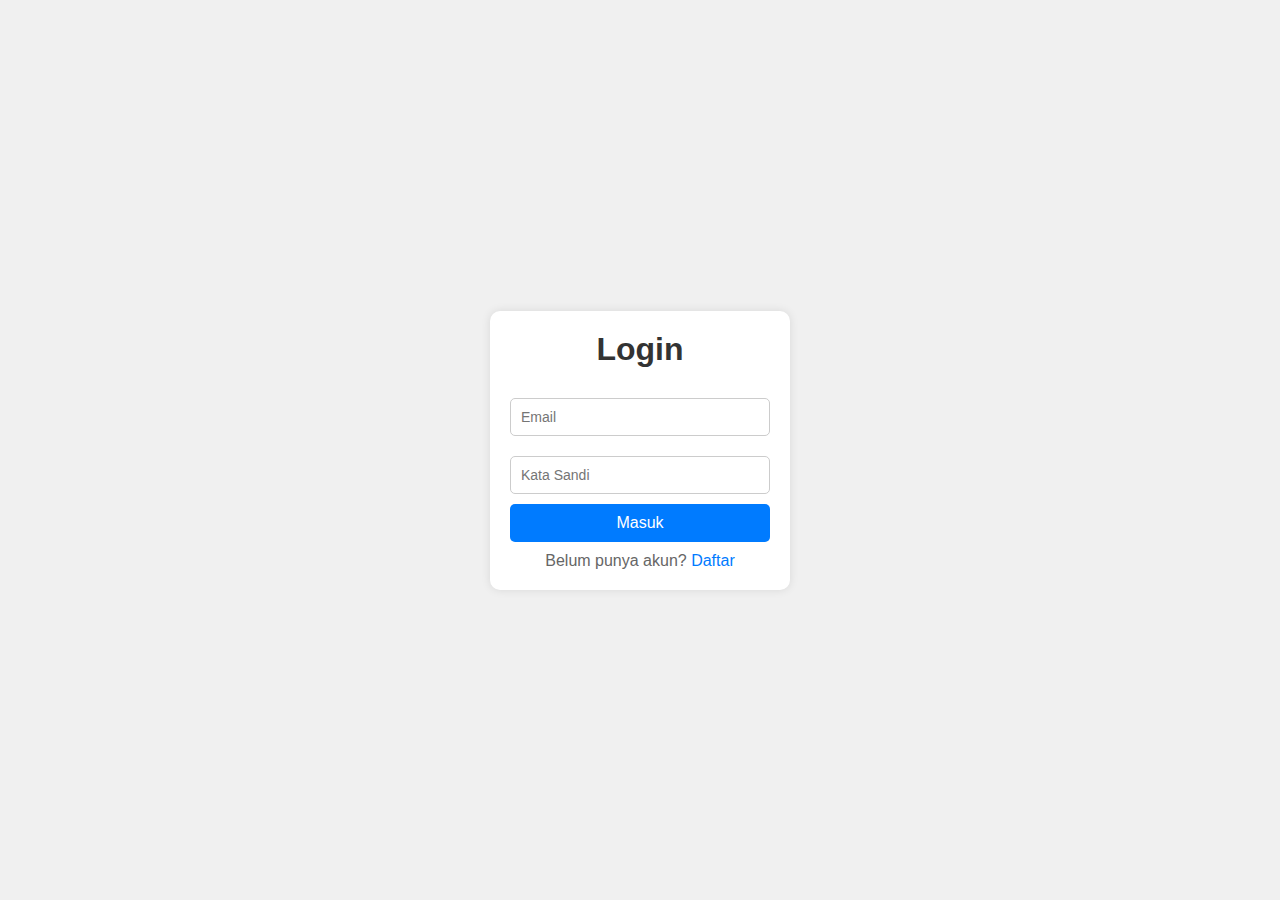
<file: booking-lapangan/index.html>
<!DOCTYPE html>
<html lang="id">
<head>
    <meta charset="UTF-8">
    <meta name="viewport" content="width=device-width, initial-scale=1.0">
    <title>Login dan Registrasi</title>
    <link rel="stylesheet" href="css/loginregist.css">
</head>
<body>
    <div class="container">
        <div class="form-container login-container">
            <form action="#">
                <h1>Login</h1>
                <input type="email" placeholder="Email" required />
                <input type="password" placeholder="Kata Sandi" required />
                <button type="submit">Masuk</button>
                <span>Belum punya akun? <a href="regist.html" onclick="toggleForm()">Daftar</a></span>
            </form>
        </div>
    </div>

    <script>
        function toggleForm() {
            const loginContainer = document.querySelector('.login-container');
            const registerContainer = document.querySelector('.register-container');
            loginContainer.classList.toggle('active');
            registerContainer.classList.toggle('active');
        }
    </script>
</body>
</html>
</file>
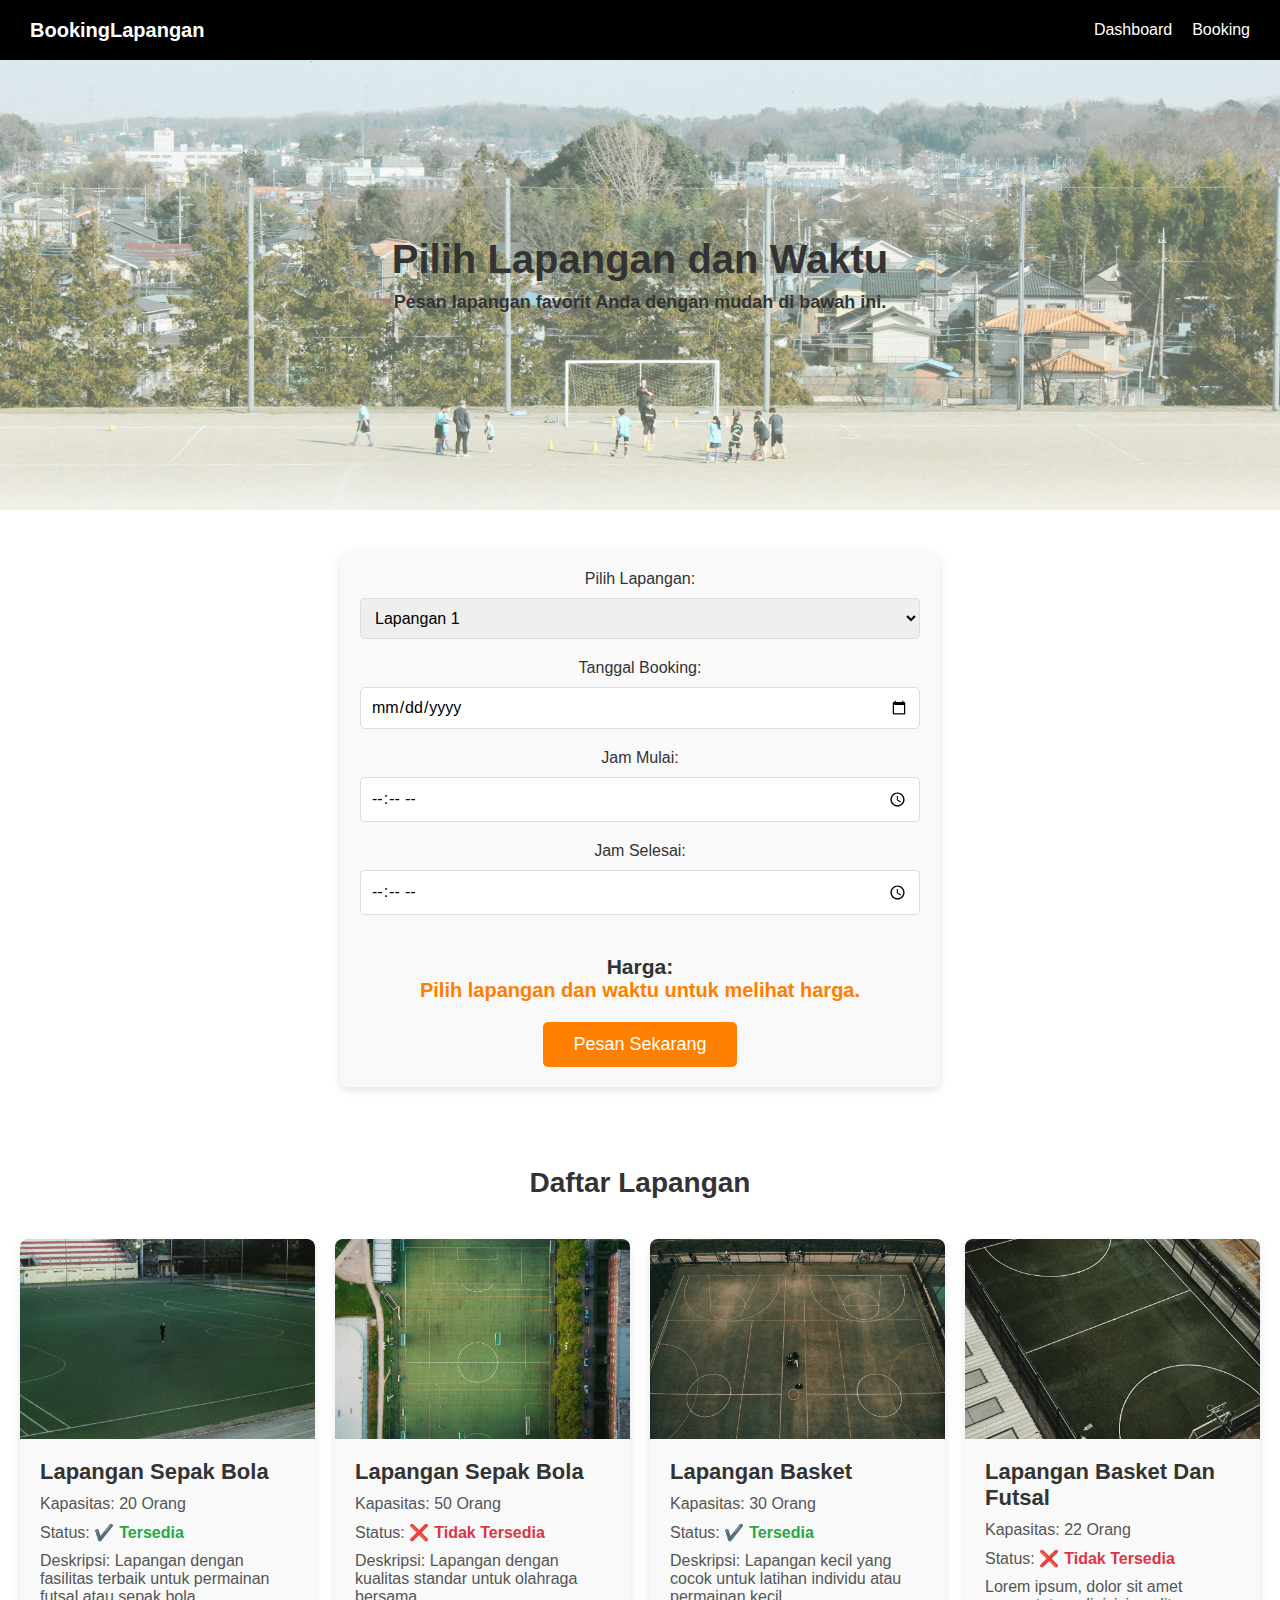
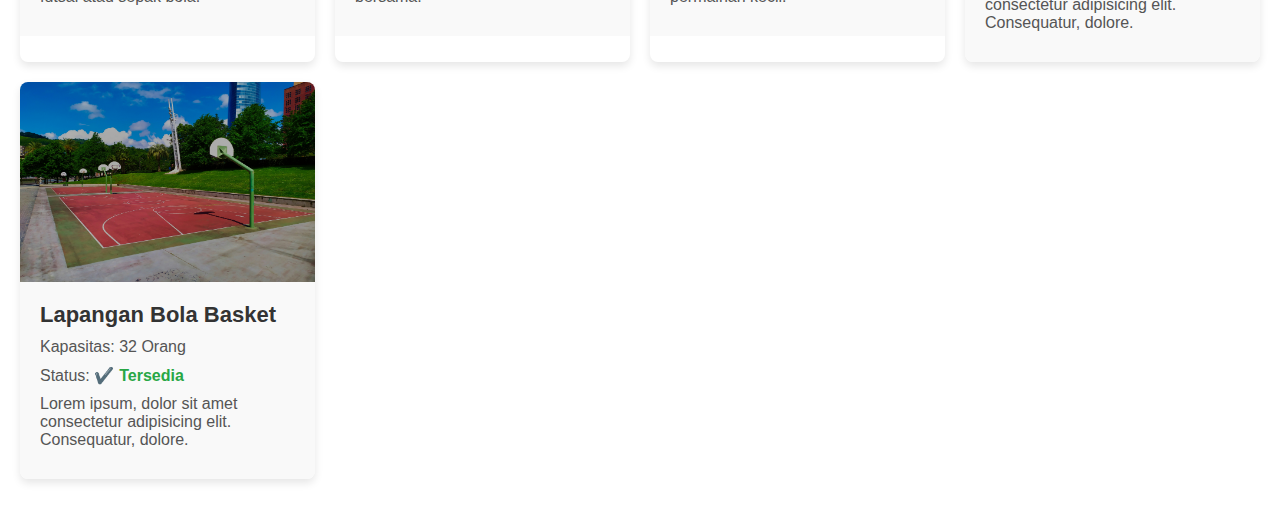
<file: booking-lapangan/booking.html>
<!DOCTYPE html>
<html lang="id">
<head>
  <meta charset="UTF-8">
  <meta name="viewport" content="width=device-width, initial-scale=1.0">
  <title>Booking | Booking Lapangan</title>
  <link rel="stylesheet" href="css/booking.css">
  <link rel="shortcut icon" href="icon/favicon.ico" type="image/x-icon">
</head>
<body>
  <div class="container">
    <!-- Navbar -->
    <nav class="navbar">
      <div class="logo">BookingLapangan</div>
      <ul>
        <li><a href="dashboard.html">Dashboard</a></li>
        <li><a href="#">Booking</a></li>
      </ul>
    </nav>

    <!-- Hero Section Booking -->
    <section class="booking-hero">
      <div class="main">
        <h1>Pilih Lapangan dan Waktu</h1>
        <p>Pesan lapangan favorit Anda dengan mudah di bawah ini.</p>
      </div>
    </section>
    <!-- Booking Form -->
    <section class="booking-form">
        <div class="form-container">
            <form action="#" method="POST">
                <label for="lapangan">Pilih Lapangan:</label>
                <select id="lapangan" name="lapangan">
                <option value="lapangan1">Lapangan 1</option>
                <option value="lapangan2">Lapangan 2</option>
                <option value="lapangan3">Lapangan 3</option>
                <option value="lapangan4">Lapangan 4</option>
                </select>
        
                <label for="tanggal">Tanggal Booking:</label>
                <input type="date" id="tanggal" name="tanggal" required>
        
                <label for="waktu-mulai">Jam Mulai:</label>
                <input type="time" id="waktu-mulai" name="waktu-mulai" required>
        
                <label for="waktu-selesai">Jam Selesai:</label>
                <input type="time" id="waktu-selesai" name="waktu-selesai" required>

                <div class="harga">
                    <h3>Harga:</h3>
                    <p id="harga">Pilih lapangan dan waktu untuk melihat harga.</p>
                </div>            
        
                <button type="submit" class="btn-booking">Pesan Sekarang</button>
            </form>
        </div>
    </section>

    <!-- Halaman Lapangan -->
    <section class="lapangan-section">
        <h2>Daftar Lapangan</h2>
        <div class="lapangan-list">
            <div class="lapangan-card">
                <img src="img/lapanganbola1.jpg" alt="Lapangan 1">
                <div class="lapangan-info">
                    <h3>Lapangan Sepak Bola</h3>
                    <p>Kapasitas: 20 Orang</p>
                    <p>Status: <span class="available">Tersedia</span></p>
                    <p>Deskripsi: Lapangan dengan fasilitas terbaik untuk permainan futsal atau sepak bola.</p>
                </div>
            </div>

            <div class="lapangan-card">
                <img src="img/lapanganbola3.jpg" alt="Lapangan 2">
                <div class="lapangan-info">
                    <h3>Lapangan Sepak Bola</h3>
                    <p>Kapasitas: 50 Orang</p>
                    <p>Status: <span class="not-available">Tidak Tersedia</span></p>
                    <p>Deskripsi: Lapangan dengan kualitas standar untuk olahraga bersama.</p>
                </div>
            </div>

            <div class="lapangan-card">
                <img src="img/lapanganbasket.jpg" alt="Lapangan 3">
                <div class="lapangan-info">
                    <h3>Lapangan Basket</h3>
                    <p>Kapasitas: 30 Orang</p>
                    <p>Status: <span class="available">Tersedia</span></p>
                    <p>Deskripsi: Lapangan kecil yang cocok untuk latihan individu atau permainan kecil.</p>
                </div>
            </div>

            <div class="lapangan-card">
                <img src="img/lapangan-futsal.jpg" alt="Lapangan 4">
                <div class="lapangan-info">
                    <h3>Lapangan Basket Dan Futsal</h3>
                    <p>Kapasitas: 22 Orang</p>
                    <p>Status: <span class="not-available">Tidak Tersedia</span></p>
                    <p>Lorem ipsum, dolor sit amet consectetur adipisicing elit. Consequatur, dolore.</p>
                </div>
            </div>

            <div class="lapangan-card">
                <img src="img/lapangan-basket2.jpg" alt="Lapangan 5">
                <div class="lapangan-info">
                    <h3>Lapangan Bola Basket</h3>
                    <p>Kapasitas: 32 Orang</p>
                    <p>Status: <span class="available">Tersedia</span></p>
                    <p>Lorem ipsum, dolor sit amet consectetur adipisicing elit. Consequatur, dolore.</p>
                </div>
            </div>
        </div>
    </section>
  </div>
</body>
</html>
</file>
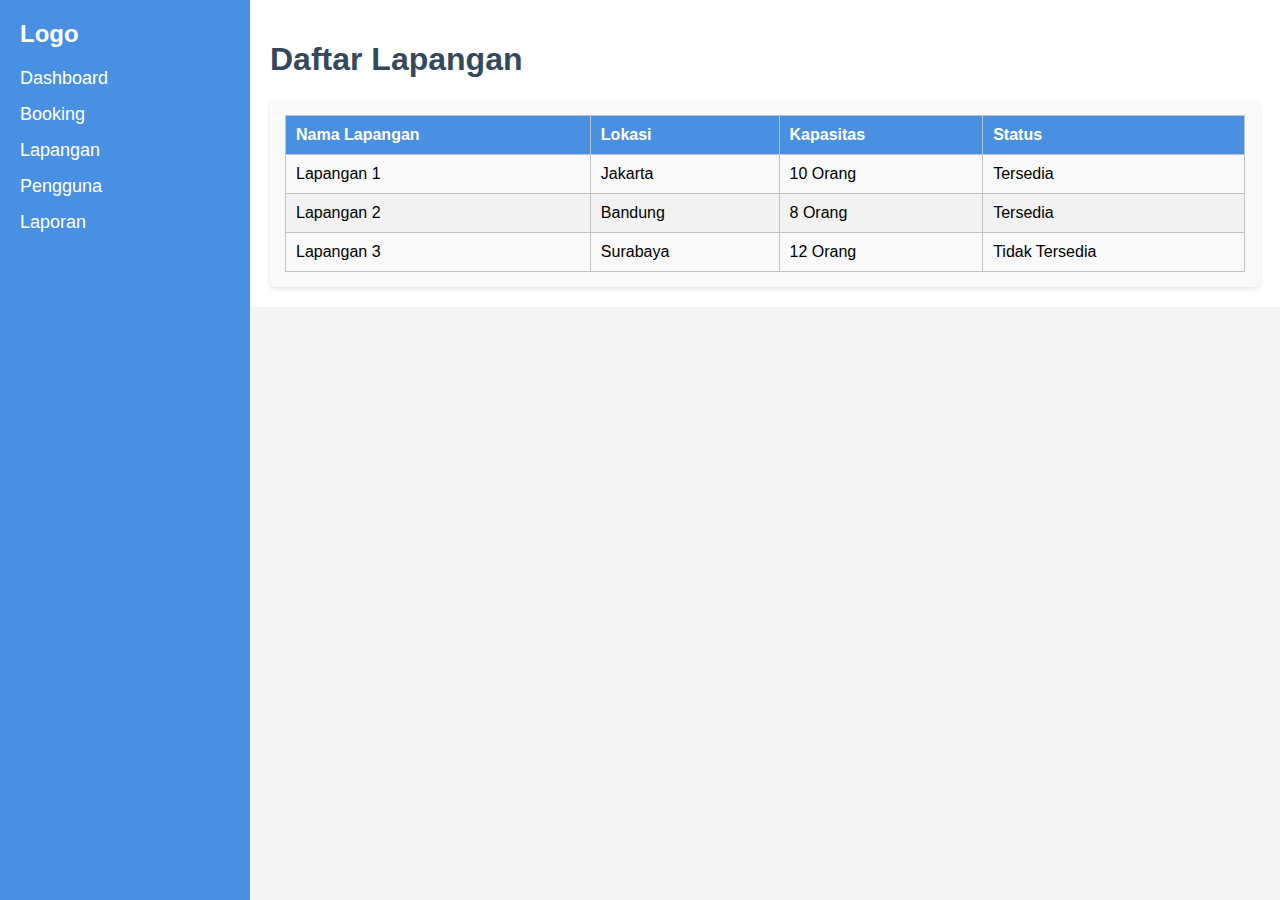
<file: booking-lapangan/lapangan.html>
<!DOCTYPE html>
<html lang="id">
<head>
    <meta charset="UTF-8">
    <meta name="viewport" content="width=device-width, initial-scale=1.0">
    <link rel="stylesheet" href="css/lapangan.css">
    <title>Daftar Lapangan</title>
</head>
<body>
    <div class="container">
        <nav class="sidebar">
            <div class="logo">Logo</div>
            <ul>
                <li><a href="dashboard.html">Dashboard</a></li>
                <li><a href="booking.html">Booking</a></li>
                <li><a href="lapangan.html">Lapangan</a></li>
                <li><a href="users.html">Pengguna</a></li>
                <li><a href="laporan.html">Laporan</a></li>
            </ul>
        </nav>

        <main>
            <header>
                <h1>Daftar Lapangan</h1>
            </header>

            <section class="fields-list">
                <table>
                    <thead>
                        <tr>
                            <th>Nama Lapangan</th>
                            <th>Lokasi</th>
                            <th>Kapasitas</th>
                            <th>Status</th>
                        </tr>
                    </thead>
                    <tbody>
                        <tr>
                            <td>Lapangan 1</td>
                            <td>Jakarta</td>
                            <td>10 Orang</td>
                            <td>Tersedia</td>
                        </tr>
                        <tr>
                            <td>Lapangan 2</td>
                            <td>Bandung</td>
                            <td>8 Orang</td>
                            <td>Tersedia</td>
                        </tr>
                        <tr>
                            <td>Lapangan 3</td>
                            <td>Surabaya</td>
                            <td>12 Orang</td>
                            <td>Tidak Tersedia</td>
                        </tr>
                    </tbody>
                </table>
            </section>
        </main>
    </div>
</body>
</html>
</file>
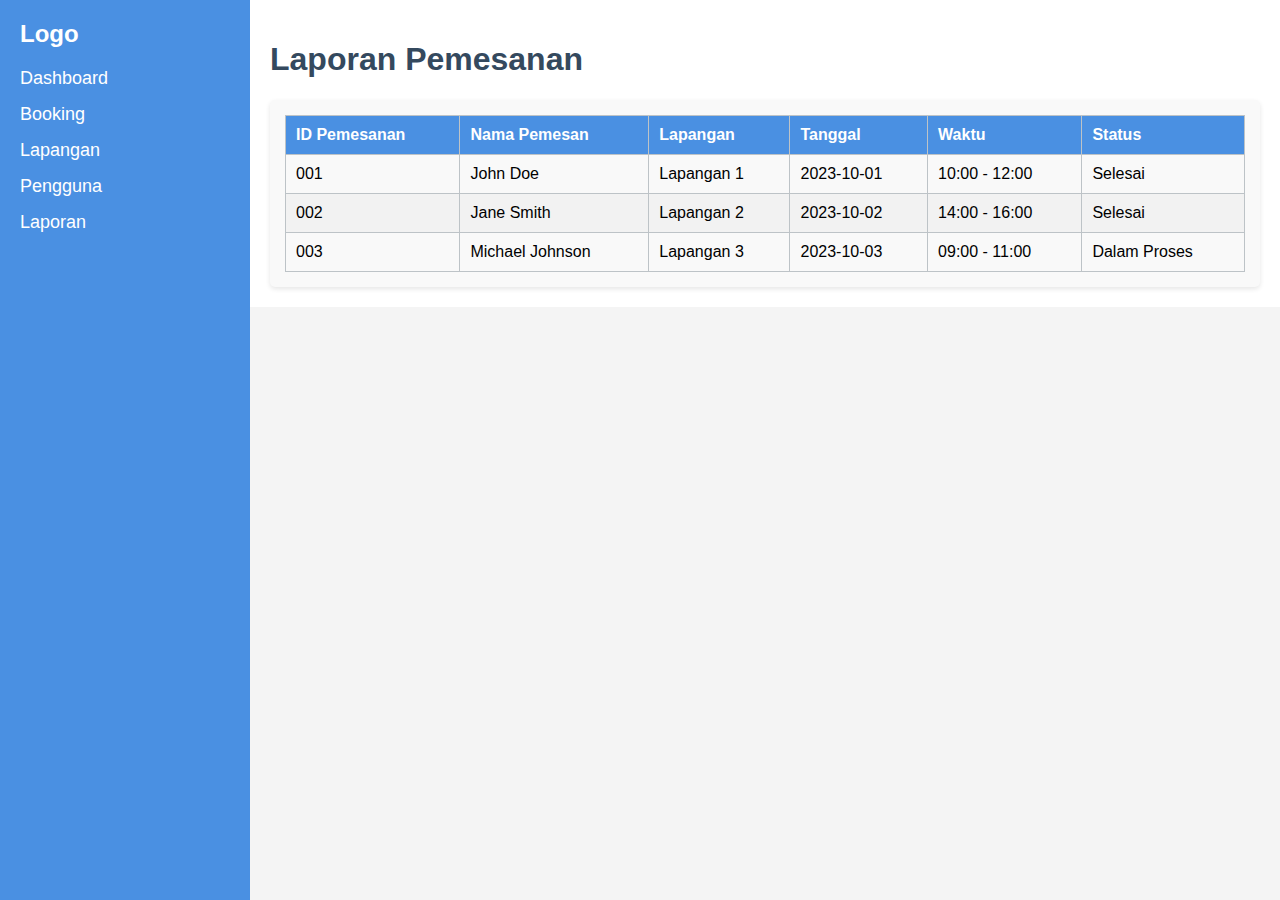
<file: booking-lapangan/laporan.html>
<!DOCTYPE html>
<html lang="id">
<head>
    <meta charset="UTF-8">
    <meta name="viewport" content="width=device-width, initial-scale=1.0">
    <link rel="stylesheet" href="css/laporan.css">
    <title>Laporan Pemesanan</title>
</head>
<body>
    <div class="container">
        <nav class="sidebar">
            <div class="logo">Logo</div>
            <ul>
                <li><a href="dashboard.html">Dashboard</a></li>
                <li><a href="booking.html">Booking</a></li>
                <li><a href="lapangan.html">Lapangan</a></li>
                <li><a href="users.html">Pengguna</a></li>
                <li><a href="laporan.html">Laporan</a></li>
            </ul>
        </nav>

        <main>
            <header>
                <h1>Laporan Pemesanan</h1>
            </header>

            <section class="reports-list">
                <table>
                    <thead>
                        <tr>
                            <th>ID Pemesanan</th>
                            <th>Nama Pemesan</th>
                            <th>Lapangan</th>
                            <th>Tanggal</th>
                            <th>Waktu</th>
                            <th>Status</th>
                        </tr>
                    </thead>
                    <tbody>
                        <tr>
                            <td>001</td>
                            <td>John Doe</td>
                            <td>Lapangan 1</td>
                            <td>2023-10-01</td>
                            <td>10:00 - 12:00</td>
                            <td>Selesai</td>
                        </tr>
                        <tr>
                            <td>002</td>
                            <td>Jane Smith</td>
                            <td>Lapangan 2</td>
                            <td>2023-10-02</td>
                            <td>14:00 - 16:00</td>
                            <td>Selesai</td>
                        </tr>
                        <tr>
                            <td>003</td>
                            <td>Michael Johnson</td>
                            <td>Lapangan 3</td>
                            <td>2023-10-03</td>
                            <td>09:00 - 11:00</td>
                            <td>Dalam Proses</td>
                        </tr>
                    </tbody>
                </table>
            </section>
        </main>
    </div>
</body>
</html>
</file>
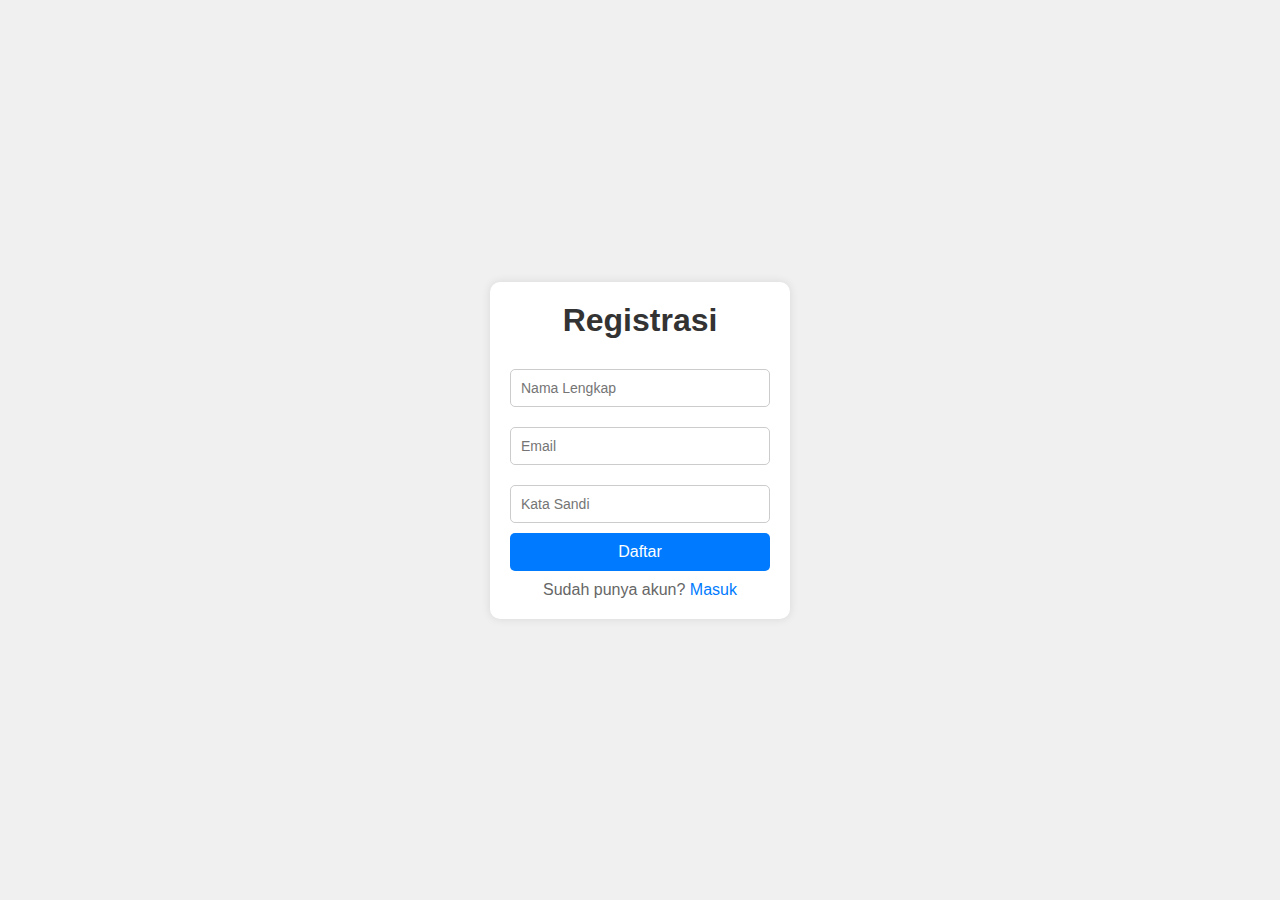
<file: booking-lapangan/regist.html>
<!DOCTYPE html>
<html lang="id">
<head>
    <meta charset="UTF-8">
    <meta name="viewport" content="width=device-width, initial-scale=1.0">
    <title>Registrasi</title>
    <link rel="stylesheet" href="css/loginregist.css">
</head>
<body>
    <div class="container">
        <form action="#">
            <h1>Registrasi</h1>
            <input type="text" placeholder="Nama Lengkap" required />
            <input type="email" placeholder="Email" required />
            <input type="password" placeholder="Kata Sandi" required />
            <button type="submit">Daftar</button>
            <span>Sudah punya akun? <a href="index.html">Masuk</a></span>
        </form>
    </div>
</body>
</html>
</file>
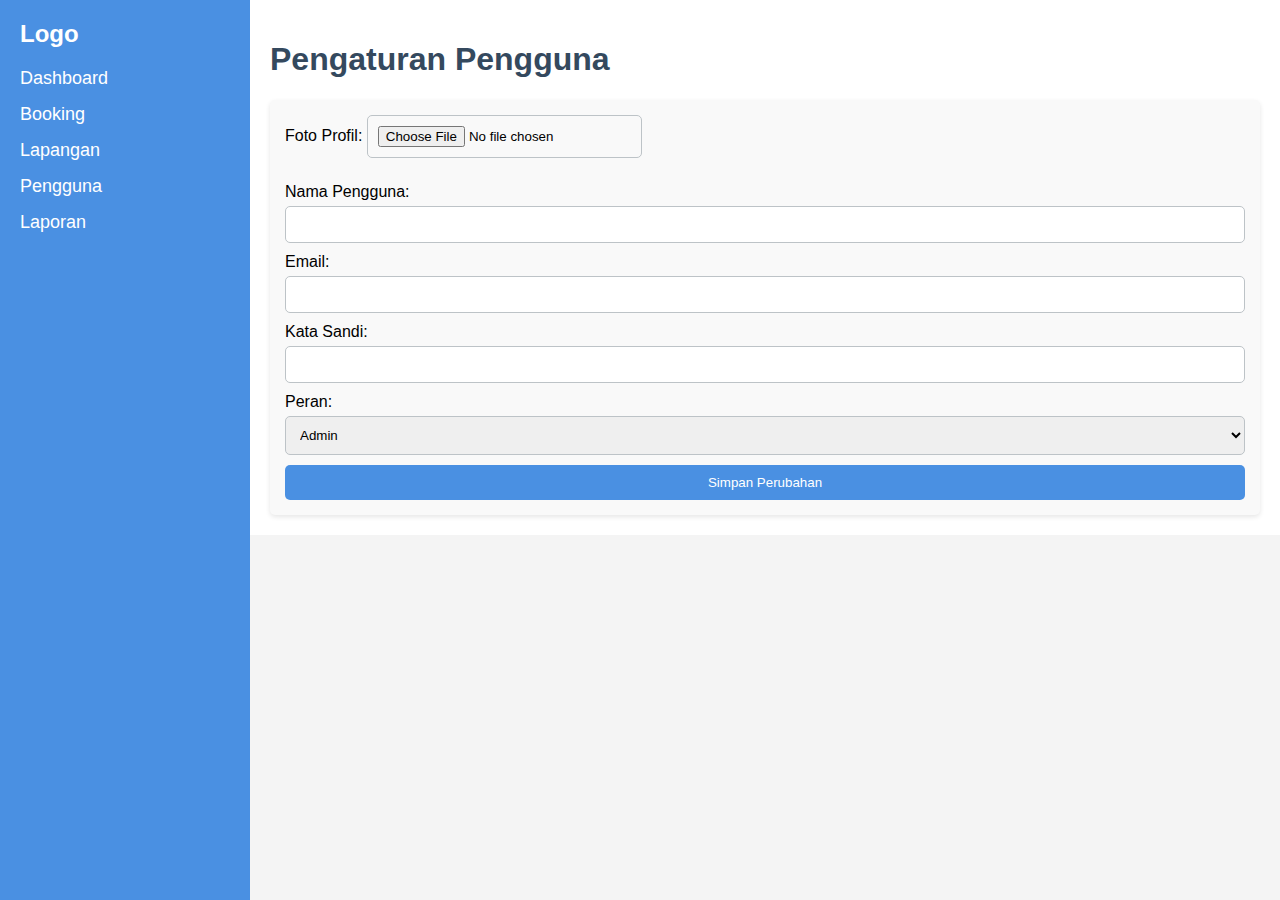
<file: booking-lapangan/users.html>
<!DOCTYPE html>
<html lang="id">
<head>
    <meta charset="UTF-8">
    <meta name="viewport" content="width=device-width, initial-scale=1.0">
    <link rel="stylesheet" href="css/users.css">
    <title>Pengaturan Pengguna</title>
</head>
<body>
    <div class="container">
        <nav class="sidebar">
            <div class="logo">Logo</div>
            <ul>
                <li><a href="dashboard.html">Dashboard</a></li>
                <li><a href="booking.html">Booking</a></li>
                <li><a href="lapangan.html">Lapangan</a></li>
                <li><a href="users.html">Pengguna</a></li>
                <li><a href="laporan.html">Laporan</a></li>
            </ul>
        </nav>

        <main>
            <header>
                <h1>Pengaturan Pengguna</h1>
            </header>

            <section class="user-settings">
                <form>
                    <div class="profile-picture">
                        <label for="profile-pic">Foto Profil:</label>
                        <input type="file" id="profile-pic" name="profile-pic" accept="image/*">
                    </div>

                    <label for="username">Nama Pengguna:</label>
                    <input type="text" id="username" name="username" required>

                    <label for="email">Email:</label>
                    <input type="email" id="email" name="email" required>

                    <label for="password">Kata Sandi:</label>
                    <input type="password" id="password" name="password" required>

                    <label for="role">Peran:</label>
                    <select id="role" name="role">
                        <option value="admin">Admin</option>
                        <option value="user">Pengguna</option>
                    </select>

                    <button type="submit">Simpan Perubahan</button>
                </form>
            </section>
        </main>
    </div>
</body>
</html>
</file>
<file: booking-lapangan/css/loginregist.css>
* {
    box-sizing: border-box;
    margin: 0;
    padding: 0;
}

body {
    font-family: Arial, sans-serif;
    background-color: #f0f0f0;
    display: flex;
    justify-content: center;
    align-items: center;
    height: 100vh;
}

.container {
    width: 300px;
    background-color: white;
    border-radius: 10px;
    box-shadow: 0 0 10px rgba(0, 0, 0, 0.1);
    padding: 20px;
}

form {
    display: flex;
    flex-direction: column;
}

form h1 {
    margin-bottom: 20px;
    text-align: center;
    color: #333;
}

form input {
    width: 100%;
    padding: 10px;
    margin: 10px 0;
    border: 1px solid #ccc;
    border-radius: 5px;
    font-size: 14px;
}

form input:focus {
    border-color: #007bff;
    outline: none;
}

form button {
    width: 100%;
    padding: 10px;
    background-color: #007bff;
    color: white;
    border: none;
    border-radius: 5px;
    cursor: pointer;
    font-size: 16px;
}

form button:hover {
    background-color: #0056b3;
}

form span {
    display: block;
    text-align: center;
    margin-top: 10px;
    color: #666;
}

form span a {
    color: #007bff;
    text-decoration: none;
}

form span a:hover {
    text-decoration: underline;
}
</file>
<file: booking-lapangan/css/booking.css>
*, html, body {
    padding: 0;
    margin: 0;
    box-sizing: border-box;
    font-family: 'Poppins', sans-serif;
}

body {
    min-height: 100vh;
    display: flex;
    flex-direction: column;
    background-color: #ffffff;
}

.container {
    display: flex;
    flex-direction: column;
    min-height: 100vh;
}

.navbar {
    width: 100%;
    background-color: #000000;
    height: 60px;
    display: flex;
    justify-content: space-between;
    align-items: center;
    padding: 0 30px;
    position: sticky;
    top: 0;
    z-index: 1000;
}

.logo {
    font-size: 20px;
    font-weight: bold;
    color: #ffffff;
}

.navbar ul {
    list-style: none;
    display: flex;
    gap: 20px;
}

.navbar ul li a {
    color: #ffffff;
    text-decoration: none;
    font-weight: 500;
    transition: color 0.3s;
}

.btn-keranjang {
    background-color: #007bff00;
    color: white;
    border: none;
    font-size: 18px;
    transition: background-color 0.3s ease;
  }
  
.btn-keranjang:hover {
    color: #ff6600;
}

.navbar ul li a:hover {
    color: #ff6600;
}

.booking-hero {
    width: 100%;
    height: 50vh;
    background-image: url('../img/backgroundbooking.jpg');
    background-size: cover;
    background-position: center;
    background-repeat: no-repeat;
    position: relative;
    display: flex;
    justify-content: center;
    align-items: center;
    font-weight: bolder;
    color: #000000;
    text-align: center;
}

.booking-hero::after {
    content: '';
    position: absolute;
    top: 0;
    left: 0;
    height: 100%;
    width: 100%;
    background: linear-gradient(0deg, rgba(255, 255, 255, 0.6) 1%, rgba(255, 255, 255, 0.2) 10%);
    z-index: 1;
}

.booking-hero .main h1 {
    font-size: 40px;
    margin-bottom: 10px;
}

.booking-hero .main p {
    font-size: 18px;
    margin-bottom: 20px;
}
.booking-form {
    background-color: #ffffff;
    padding: 40px 20px;
    text-align: center;
}
  
.form-container {
    max-width: 600px;
    margin: 0 auto;
    background-color: #f9f9f9;
    padding: 20px;
    border-radius: 8px;
    box-shadow: 0 4px 8px rgba(0, 0, 0, 0.1);
}
  
label {
    font-size: 16px;
    margin-bottom: 10px;
    display: block;
    color: #333333;
}
  
input[type="date"],
input[type="time"],
select {
    width: 100%;
    padding: 10px;
    margin-bottom: 20px;
    border: 1px solid #ddd;
    border-radius: 5px;
    font-size: 16px;
}
  
button[type="submit"] {
    padding: 12px 30px;
    background-color: #ff7f00;
    color: #ffffff;
    border: none;
    border-radius: 5px;
    font-size: 18px;
    cursor: pointer;
    margin-top: 20px;
    transition: background-color 0.3s;
}
  
button[type="submit"]:hover {
    background-color: #ff6600;
}
  
.harga {
    margin-top: 20px;
    font-size: 18px;
    font-weight: bold;
    color: #333333;
}
  
.harga p {
    font-size: 20px;
    color: #ff7f00;
}

.lapangan-section {
    padding: 40px 20px;
    text-align: center;
    background-color: #ffffff;
}

.lapangan-section h2 {
    font-size: 28px;
    margin-bottom: 20px;
    color: #333333;
}

.lapangan-list {
    display: grid;
    grid-template-columns: repeat(auto-fill, minmax(280px, 1fr));
    gap: 20px;
    margin-top: 40px;
}

.lapangan-card {
    background-color: #ffffff;
    box-shadow: 0 4px 8px rgba(0, 0, 0, 0.1);
    border-radius: 8px;
    overflow: hidden;
    transition: transform 0.3s ease;
    display: flex;
    flex-direction: column;
}

.lapangan-card:hover {
    transform: translateY(-10px);
}

.lapangan-card img {
    width: 100%;
    height: 200px;
    object-fit: cover;
}

.lapangan-info {
    padding: 20px;
    text-align: left;
    background-color: #f9f9f9;
}

.lapangan-info h3 {
    font-size: 22px;
    margin-bottom: 10px;
    color: #333333;
}

.lapangan-info p {
    font-size: 16px;
    margin-bottom: 10px;
    color: #555555;
}

.lapangan-info .available {
    color: #28a745;
    font-weight: bold;
}

.lapangan-info .not-available {
    color: #dc3545;
    font-weight: bold;
}

.lapangan-info .available::before {
    content: "✔️";
    margin-right: 5px;
}

.lapangan-info .not-available::before {
    content: "❌";
    margin-right: 5px;
}

@media (max-width: 768px) {
    .lapangan-section h2 {
        font-size: 24px;
    }

    .lapangan-list {
        grid-template-columns: 1fr;
    }

    .lapangan-card img {
        height: 180px;
    }
    
    .navbar {
        flex-wrap: wrap; /* Boleh wrap, tapi tetap arah baris */
    }
    
    .navbar ul {
        flex-direction: row; /* Tetap horizontal */
        flex-wrap: wrap;
        gap: 10px;
    }
    
    .booking-hero {
        height: 40vh;
    }
    .lapangan-gallery .gallery {
        flex-direction: column;
    }
    .lapangan-gallery .image {
        width: 100%;
        height: auto;
        margin-bottom: 20px;
    }
    .booking-form .form-container {
        width: 90%;
    }
}

/* bagian keranjang */
.modal {
    display: none;
    position: fixed;
    z-index: 999;
    padding-top: 100px;
    left: 0; top: 0;
    width: 100%; height: 100%;
    overflow: auto;
    background-color: rgba(0,0,0,0.4);
}
  
.modal-content {
    width: 80%;
    max-width: 1000px; 
    margin: 0 auto;
    padding: 20px;
    background-color: #fff;
    border-radius: 10px;
}

.h2-keranjang{
    text-align: center;
}

.close-btn {
    color: #aaa;
    float: right;
    font-size: 24px;
    cursor: pointer;
}
  
.close-btn:hover {
    color: #000;
}
  
.booking-table-container {
    max-height: 300px;
    overflow-y: auto;   
}

.booking-table {
    width: 100%;
    border-collapse: collapse;
    margin-top: 15px;
}

.booking-table th, .booking-table td {
    border: 1px solid #ddd;
    padding: 10px;
    text-align: center;
}

.booking-table th {
    position: sticky;
    top: -0.1px;
    background-color: #fff;
    z-index: 1;
}

.btn-pending {
    background-color: orange;
    border: none;
    color: white;
    padding: 5px 10px;
    border-radius: 5px;
}
  
.btn-paid {
    background-color: green;
    border: none;
    color: white;
    padding: 5px 10px;
    border-radius: 5px;
}
  
.btn-cancel {
    background-color: red;
    border: none;
    color: white;
    padding: 5px 10px;
    border-radius: 5px;
    cursor: pointer;
}
</file>
<file: booking-lapangan/css/lapangan.css>
* {
    box-sizing: border-box;
}

body {
    font-family: Arial, sans-serif;
    margin: 0;
    padding: 0;
    background-color: #f4f4f4; /* Warna latar belakang yang lebih cerah */
}

.container {
    display: flex;
}

nav.sidebar {
    background: #4a90e2; /* Warna sidebar */
    color: #ffffff;
    width: 250px;
    padding: 20px;
    height: 100vh; /* Tinggi sidebar penuh */
    position: fixed; /* Sidebar tetap di tempat */
}

nav.sidebar .logo {
    font-size: 24px;
    font-weight: bold;
    margin-bottom: 20px;
}

nav.sidebar ul {
    list-style: none;
    padding: 0;
}

nav.sidebar ul li {
    margin: 15px 0;
}

nav.sidebar ul li a {
    color: #ffffff;
    text-decoration: none;
    font-size: 18px;
    transition: color 0.3s;
}

nav.sidebar ul li a:hover {
    color: #d1e8ff; /* Warna saat hover */
}

main {
    margin-left: 250px; /* Memberikan ruang untuk sidebar */
    padding: 20px;
    flex: 1;
    background: #ffffff; /* Warna latar belakang utama */
}

header {
    margin-bottom: 20px;
}

h1 {
    color: #34495e; /* Warna judul */
}

.new-booking {
    margin-bottom: 20px;
    padding: 15px;
    background: #f9f9f9; /* Warna latar belakang bagian */
    border-radius: 5px;
    box-shadow: 0 2px 5px rgba(0, 0, 0, 0.1);
}

form {
    display: flex;
    flex-direction: column;
}

form label {
    margin: 10px 0 5px;
}

form input, form select {
    padding: 10px;
    border: 1px solid #bdc3c7;
    border-radius: 5px;
}

form button {
    margin-top: 10px;
    padding: 10px;
    background: #4a90e2; /* Warna tombol */
    color: #ffffff;
    border: none;
    border-radius: 5px;
    cursor: pointer;
    transition: background 0.3s;
}

form button:hover {
    background: #357ab8; /* Warna tombol saat hover */
}

.fields-list {
    margin-top: 20px;
    padding: 15px;
    background: #f9f9f9; /* Warna latar belakang bagian */
    border-radius: 5px;
    box-shadow: 0 2px 5px rgba(0, 0, 0, 0.1);
}

table {
    width: 100%;
    border-collapse: collapse;
}

table, th, td {
    border: 1px solid #bdc3c7;
}

th, td {
    padding: 10px;
    text-align: left;
}

th {
    background: #4a90e2; /* Warna header tabel */
    color: #ffffff;
}

tbody tr:nth-child(even) {
    background: #f2f2f2; /* Warna latar belakang baris genap */
}

tbody tr:hover {
    background: #e1f5fe; /* Warna saat hover pada baris tabel */
}

footer {
    background: #4a90e2; /* Warna footer */
    color: #ffffff;
    text-align: center;
    padding: 10px 0;
    position: relative;
    bottom: 0;
    width: 100%;
}
</file>
<file: booking-lapangan/css/laporan.css>
* {
    box-sizing: border-box;
}

body {
    font-family: Arial, sans-serif;
    margin: 0;
    padding: 0;
    background-color: #f4f4f4; /* Warna latar belakang yang lebih cerah */
}

.container {
    display: flex;
}

nav.sidebar {
    background: #4a90e2; /* Warna sidebar */
    color: #ffffff;
    width: 250px;
    padding: 20px;
    height: 100vh; /* Tinggi sidebar penuh */
    position: fixed; /* Sidebar tetap di tempat */
}

nav.sidebar .logo {
    font-size: 24px;
    font-weight: bold;
    margin-bottom: 20px;
}

nav.sidebar ul {
    list-style: none;
    padding: 0;
}

nav.sidebar ul li {
    margin: 15px 0;
}

nav.sidebar ul li a {
    color: #ffffff;
    text-decoration: none;
    font-size: 18px;
    transition: color 0.3s;
}

nav.sidebar ul li a:hover {
    color: #d1e8ff; /* Warna saat hover */
}

main {
    margin-left: 250px; /* Memberikan ruang untuk sidebar */
    padding: 20px;
    flex: 1;
    background: #ffffff; /* Warna latar belakang utama */
}

header {
    margin-bottom: 20px;
}

h1 {
    color: #34495e; /* Warna judul */
}

.new-booking {
    margin-bottom: 20px;
    padding: 15px;
    background: #f9f9f9; /* Warna latar belakang bagian */
    border-radius: 5px;
    box-shadow: 0 2px 5px rgba(0, 0, 0, 0.1);
}

form {
    display: flex;
    flex-direction: column;
}

form label {
    margin: 10px 0 5px;
}

form input, form select {
    padding: 10px;
    border: 1px solid #bdc3c7;
    border-radius: 5px;
}

form button {
    margin-top: 10px;
    padding: 10px;
    background: #4a90e2; /* Warna tombol */
    color: #ffffff;
    border: none;
    border-radius: 5px;
    cursor: pointer;
    transition: background 0.3s;
}

form button:hover {
    background: #357ab8; /* Warna tombol saat hover */
}

.fields-list, .reports-list {
    margin-top: 20px;
    padding: 15px;
    background: #f9f9f9; /* Warna latar belakang bagian */
    border-radius: 5px;
    box-shadow: 0 2px 5px rgba(0, 0, 0, 0.1);
}

table {
    width: 100%;
    border-collapse: collapse;
}

table, th, td {
    border: 1px solid #bdc3c7;
}

th, td {
    padding: 10px;
    text-align: left;
}

th {
    background: #4a90e2; /* Warna header tabel */
    color: #ffffff;
}

tbody tr:nth-child(even) {
    background: #f2f2f2; /* Warna latar belakang baris genap */
}

tbody tr:hover {
    background: #e1f5fe; /* Warna saat hover pada baris tabel */
}

footer {
    background: #4a90e2; /* Warna footer */
    color: #ffffff;
    text-align: center;
    padding: 10px 0;
    position: relative;
    bottom: 0;
    width: 100%;
}
</file>
<file: booking-lapangan/css/users.css>
* {
    box-sizing: border-box;
}

body {
    font-family: Arial, sans-serif;
    margin: 0;
    padding: 0;
    background-color: #f4f4f4; /* Warna latar belakang yang lebih cerah */
}

.container {
    display: flex;
}

nav.sidebar {
    background: #4a90e2; /* Warna sidebar */
    color: #ffffff;
    width: 250px;
    padding: 20px;
    height: 100vh; /* Tinggi sidebar penuh */
    position: fixed; /* Sidebar tetap di tempat */
}

nav.sidebar .logo {
    font-size: 24px;
    font-weight: bold;
    margin-bottom: 20px;
}

nav.sidebar ul {
    list-style: none;
    padding: 0;
}

nav.sidebar ul li {
    margin: 15px 0;
}

nav.sidebar ul li a {
    color: #ffffff;
    text-decoration: none;
    font-size: 18px;
    transition: color 0.3s;
}

nav.sidebar ul li a:hover {
    color: #d1e8ff; /* Warna saat hover */
}

main {
    margin-left: 250px; /* Memberikan ruang untuk sidebar */
    padding: 20px;
    flex: 1;
    background: #ffffff; /* Warna latar belakang utama */
}

header {
    margin-bottom: 20px;
}

h1 {
    color: #34495e; /* Warna judul */
}

.new-booking {
    margin-bottom: 20px;
    padding: 15px;
    background: #f9f9f9; /* Warna latar belakang bagian */
    border-radius: 5px;
    box-shadow: 0 2px 5px rgba(0, 0, 0, 0.1);
}

form {
    display: flex;
    flex-direction: column;
}

form label {
    margin: 10px 0 5px;
}

form input[type="text"],
form input[type="email"],
form input[type="password"],
form input[type="file"],
form select {
    padding: 10px;
    border: 1px solid #bdc3c7;
    border-radius: 5px;
}

form button {
    margin-top: 10px;
    padding: 10px;
    background: #4a90e2; /* Warna tombol */
    color: #ffffff;
    border: none;
    border-radius: 5px;
    cursor: pointer;
    transition: background 0.3s;
}

form button:hover {
    background: #357ab8; /* Warna tombol saat hover */
}

.fields-list, .reports-list, .user-settings {
    margin-top: 20px;
    padding: 15px;
    background: #f9f9f9; /* Warna latar belakang bagian */
    border-radius: 5px;
    box-shadow: 0 2px 5px rgba(0, 0, 0, 0.1);
}

table {
    width: 100%;
    border-collapse: collapse;
}

table, th, td {
    border: 1px solid #bdc3c7;
}

th, td {
    padding: 10px;
    text-align: left;
}

th {
    background: #4a90e2; /* Warna header tabel */
    color: #ffffff;
}

tbody tr:nth-child(even) {
    background: #f2f2f2; /* Warna latar belakang baris genap */
}

tbody tr:hover {
    background: #e1f5fe; /* Warna saat hover pada baris tabel */
}

footer {
    background: #4a90e2; /* Warna footer */
    color: #ffffff;
    text-align: center;
    padding: 10px 0;
    position: relative;
    bottom: 0;
    width: 100%;
}

.profile-picture {
    margin-bottom: 15px;
}
</file>
